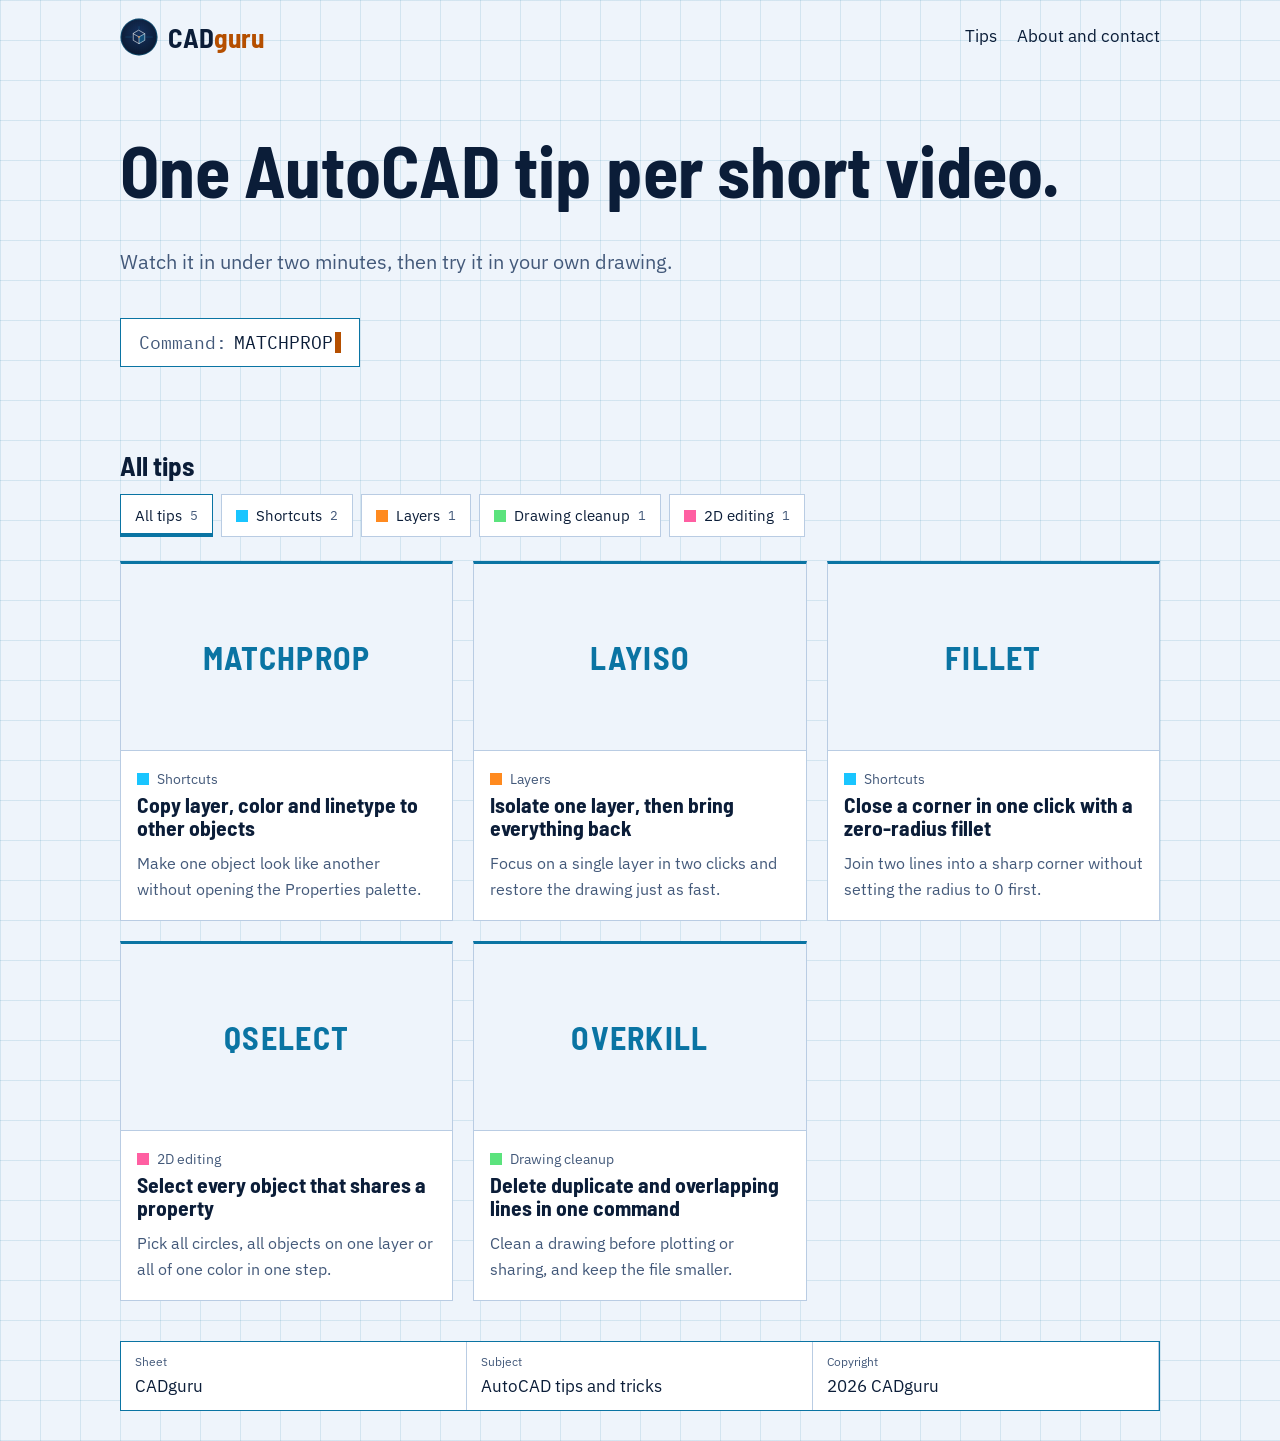
<file: index.html>
<!doctype html><html lang="en"><head><meta charset="utf-8"><meta name="viewport" content="width=device-width,initial-scale=1"><title>CADguru: AutoCAD tips and tricks</title><meta name="description" content="Short videos with one AutoCAD tip each."><link rel="icon" href="mark.svg"><link rel="stylesheet" href="https://fonts.googleapis.com/css2?family=Barlow+Semi+Condensed:wght@600;700&family=IBM+Plex+Mono&family=IBM+Plex+Sans:wght@400;600&display=swap"><link rel="stylesheet" href="style.css"><script src="posts.js"></script><script src="app.js" defer></script></head><body data-page="home"><header id="top"></header><main><section class="hero"><h1>One AutoCAD tip per short video.</h1><p>Watch it in under two minutes, then try it in your own drawing.</p><div id="cmd" class="cmd" aria-hidden="true">Command: <span></span><i></i></div></section><section><h2>All tips</h2><div id="layers" class="layers"></div><div id="grid" class="grid"></div></section></main><footer id="foot"></footer></body></html>
</file>
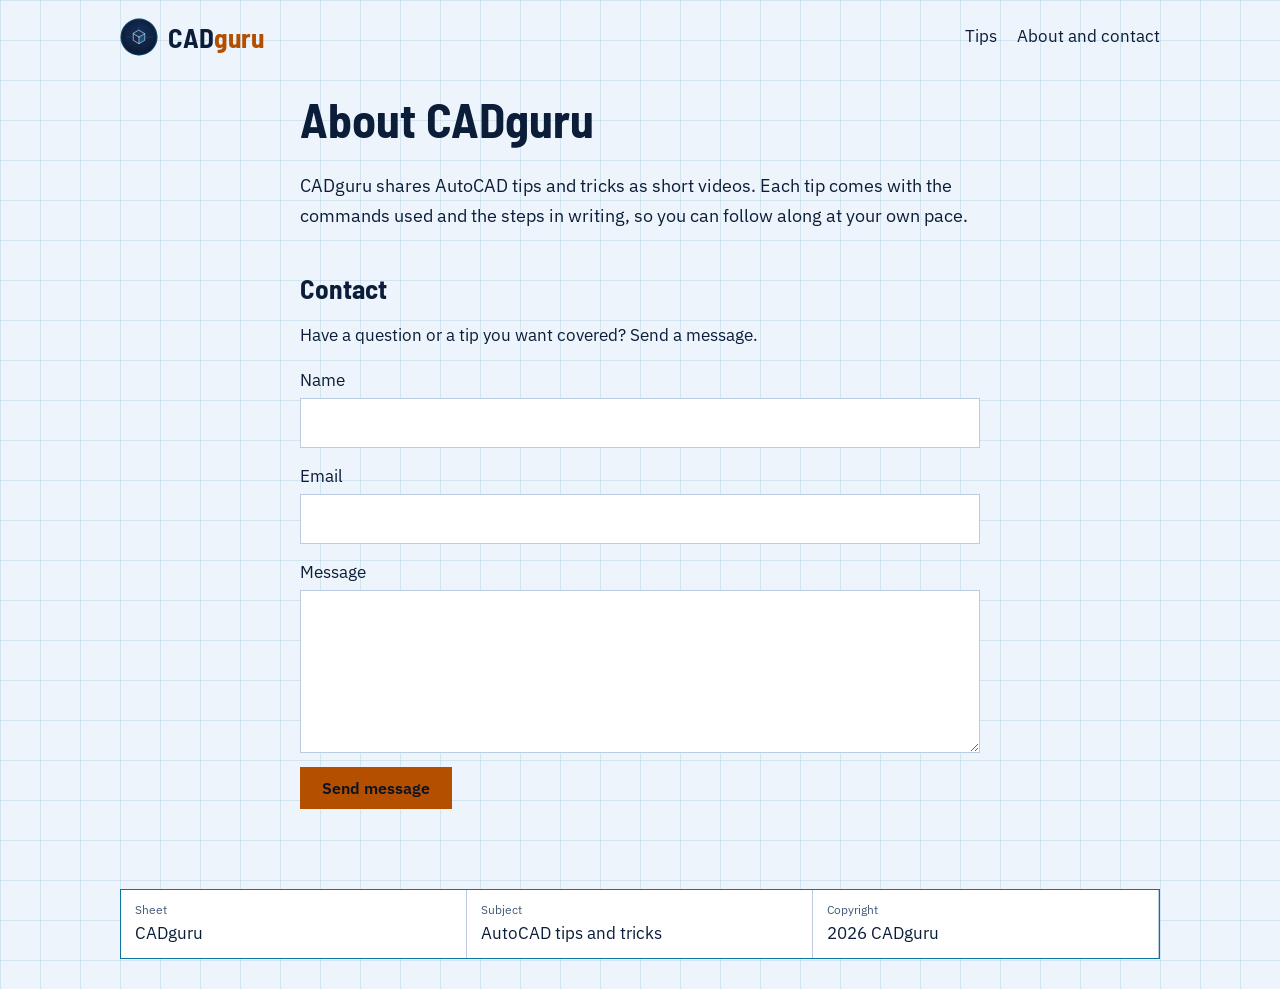
<file: about.html>
<!doctype html><html lang="en"><head><meta charset="utf-8"><meta name="viewport" content="width=device-width,initial-scale=1"><title>About and contact | CADguru</title><meta name="description" content="Short videos with one AutoCAD tip each."><link rel="icon" href="mark.svg"><link rel="stylesheet" href="https://fonts.googleapis.com/css2?family=Barlow+Semi+Condensed:wght@600;700&family=IBM+Plex+Mono&family=IBM+Plex+Sans:wght@400;600&display=swap"><link rel="stylesheet" href="style.css"><script src="posts.js"></script><script src="app.js" defer></script></head><body data-page="about"><header id="top"></header><main class="post"><h1>About CADguru</h1><p class="lead">CADguru shares AutoCAD tips and tricks as short videos. Each tip comes with the commands used and the steps in writing, so you can follow along at your own pace.</p><h2>Contact</h2><p>Have a question or a tip you want covered? Send a message.</p><form action="https://api.web3forms.com/submit" method="POST"><input type="hidden" name="access_key" value="YOUR_ACCESS_KEY"><label>Name<input name="name" required></label><label>Email<input type="email" name="email" required></label><label>Message<textarea name="message" rows="5" required></textarea></label><button type="submit">Send message</button></form></main><footer id="foot"></footer></body></html>
</file>
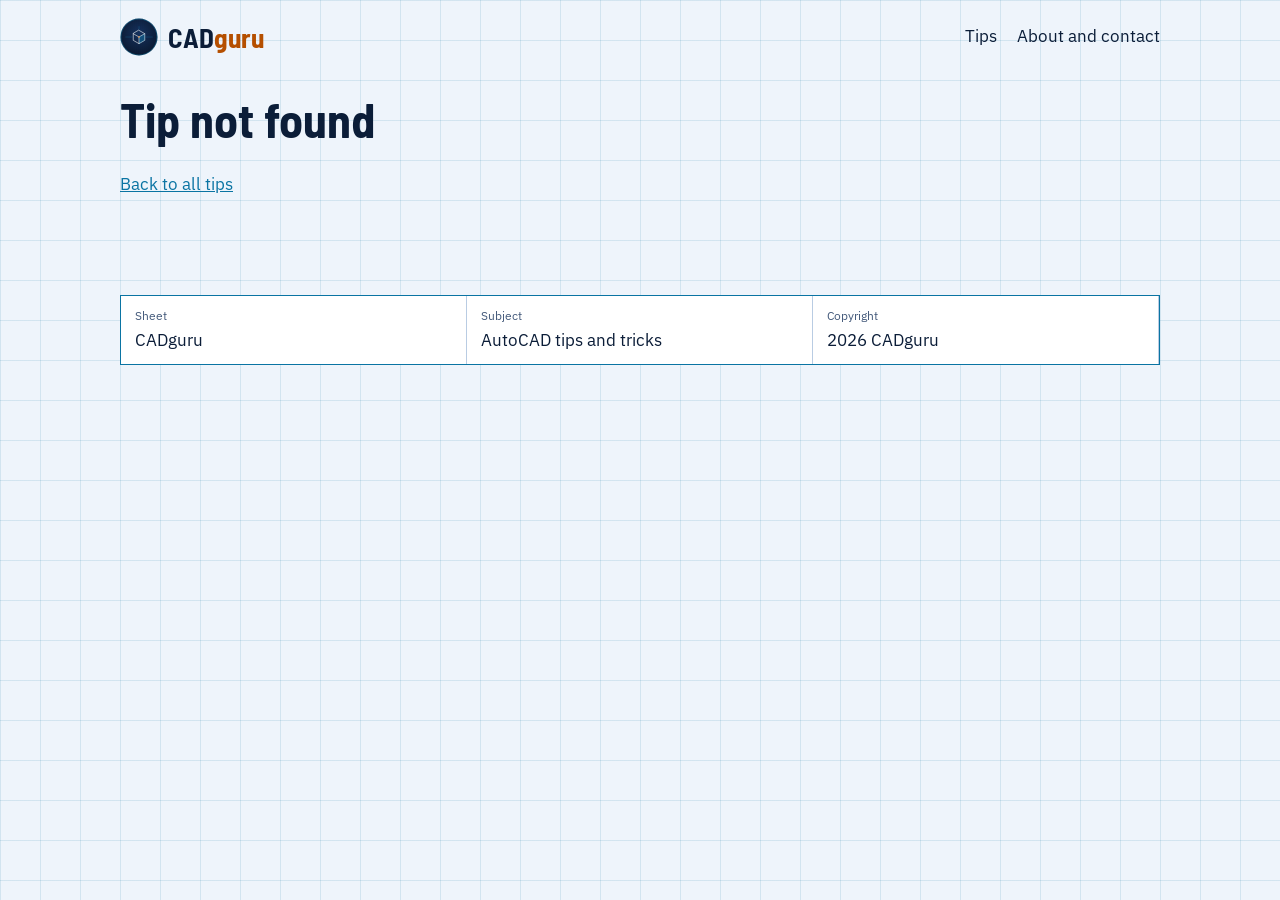
<file: post.html>
<!doctype html><html lang="en"><head><meta charset="utf-8"><meta name="viewport" content="width=device-width,initial-scale=1"><title>Tip | CADguru</title><meta name="description" content="Short videos with one AutoCAD tip each."><link rel="icon" href="mark.svg"><link rel="stylesheet" href="https://fonts.googleapis.com/css2?family=Barlow+Semi+Condensed:wght@600;700&family=IBM+Plex+Mono&family=IBM+Plex+Sans:wght@400;600&display=swap"><link rel="stylesheet" href="style.css"><script src="posts.js"></script><script src="app.js" defer></script></head><body data-page="post"><header id="top"></header><main><article id="post" class="post"></article></main><footer id="foot"></footer></body></html>
</file>
<file: style.css>
:root{--bg:#081427;--bg2:#0e2142;--ink:#e8f1ff;--mute:#9db3d1;--cy:#19c5ff;--or:#ff8a1f;--line:#1d3b6b;--grid:rgba(42,95,168,.22)}
@media(prefers-color-scheme:light){:root{--bg:#eef4fb;--bg2:#fff;--ink:#0b1d38;--mute:#43597a;--cy:#0a74a3;--or:#b54f00;--line:#b9cce3;--grid:rgba(10,116,163,.12)}}
*{box-sizing:border-box}
body{margin:0;background:var(--bg);color:var(--ink);font:400 1.0625rem/1.65 'IBM Plex Sans',system-ui,sans-serif;background-image:linear-gradient(var(--grid) 1px,transparent 1px),linear-gradient(90deg,var(--grid) 1px,transparent 1px);background-size:40px 40px}
a{color:var(--cy)}a:focus-visible,button:focus-visible,input:focus-visible,textarea:focus-visible{outline:3px solid var(--or);outline-offset:2px}
h1,h2,h3{font-family:'Barlow Semi Condensed',sans-serif;font-weight:700;line-height:1.1;margin:0 0 .5em}
h1{font-size:clamp(2.4rem,7vw,4.5rem)}h2{font-size:1.7rem;margin-top:1.6em}h3{font-size:1.35rem}
#top,main,#foot{max-width:1080px;margin:0 auto;padding:0 20px}
#top{display:flex;align-items:center;justify-content:space-between;flex-wrap:wrap;gap:12px;padding-top:18px;padding-bottom:18px}
.brand{display:flex;align-items:center;gap:10px;text-decoration:none;color:var(--ink);font:700 1.7rem 'Barlow Semi Condensed',sans-serif}.brand b{color:var(--or)}
nav{display:flex;gap:20px;flex-wrap:wrap}nav a{color:var(--ink);text-decoration:none;border-bottom:2px solid transparent}nav a:hover{border-color:var(--cy)}
.hero{padding:56px 0 40px}.hero p{font-size:1.25rem;color:var(--mute);max-width:34em}
.cmd{display:inline-flex;align-items:center;margin-top:20px;max-width:100%;background:var(--bg2);border:1px solid var(--cy);padding:12px 18px;font:1.1rem 'IBM Plex Mono',monospace;color:var(--mute)}
.cmd span{color:var(--ink);margin-left:.6ch}.cmd i{width:.6ch;height:1.2em;background:var(--or);margin-left:2px;animation:b 1s steps(1) infinite}
@keyframes b{50%{opacity:0}}@media(prefers-reduced-motion:reduce){.cmd i{animation:none}}
.layers{display:flex;flex-wrap:wrap;gap:8px;margin-bottom:24px}
.layers button{display:flex;align-items:center;gap:8px;background:var(--bg2);color:var(--ink);border:1px solid var(--line);padding:8px 14px;font:inherit;font-size:.95rem;cursor:pointer}
.layers button[aria-pressed=true]{border-color:var(--cy);box-shadow:inset 0 -3px 0 var(--cy)}.layers small{color:var(--mute)}
i{display:inline-block;width:12px;height:12px}
.grid{display:grid;grid-template-columns:repeat(auto-fill,minmax(290px,1fr));gap:20px}
.card{display:block;background:var(--bg2);border:1px solid var(--line);border-top:3px solid var(--cy);color:var(--ink);text-decoration:none}.card:hover{border-color:var(--or)}
.th{aspect-ratio:16/9;background:var(--bg);border-bottom:1px solid var(--line);display:grid;place-items:center;overflow:hidden}.th img{width:100%;height:100%;object-fit:cover}
.ph{font:700 2rem 'Barlow Semi Condensed',sans-serif;color:var(--cy);letter-spacing:.04em}
.cb{padding:14px 16px 18px}.cb p{margin:.4em 0 0;color:var(--mute);font-size:.97rem}.cat{display:inline-flex;align-items:center;gap:8px;font-size:.9rem;color:var(--mute)}
.post{max-width:720px;padding-bottom:40px}.post h1{font-size:clamp(2rem,5vw,3rem);margin-top:.4em}.date{color:var(--mute);margin-top:0}.lead{font-size:1.15rem}
.vid{aspect-ratio:16/9;background:var(--bg2);border:1px solid var(--line);margin:20px 0;display:grid;place-items:center;color:var(--mute)}.vid.v{aspect-ratio:9/16;max-width:360px}.vid iframe{width:100%;height:100%;border:0}
code{font:.95em 'IBM Plex Mono',monospace;background:var(--bg2);border:1px solid var(--line);padding:2px 8px;color:var(--or)}
li{margin-bottom:.5em}.tip{border-left:4px solid var(--or);padding-left:14px}
form{display:grid;gap:14px}label{display:grid;gap:4px}input,textarea{font:inherit;background:var(--bg2);color:var(--ink);border:1px solid var(--line);padding:10px}
form button{justify-self:start;background:var(--or);color:#081427;border:0;padding:11px 22px;font:600 1rem 'IBM Plex Sans',sans-serif;cursor:pointer}
#foot{padding-bottom:30px;margin-top:40px}.tb{display:grid;grid-template-columns:repeat(auto-fit,minmax(200px,1fr));border:1px solid var(--cy);background:var(--bg2)}
.tb div{padding:10px 14px;border-right:1px solid var(--line)}.tb small{display:block;color:var(--mute);font-size:.75rem}
</file>
